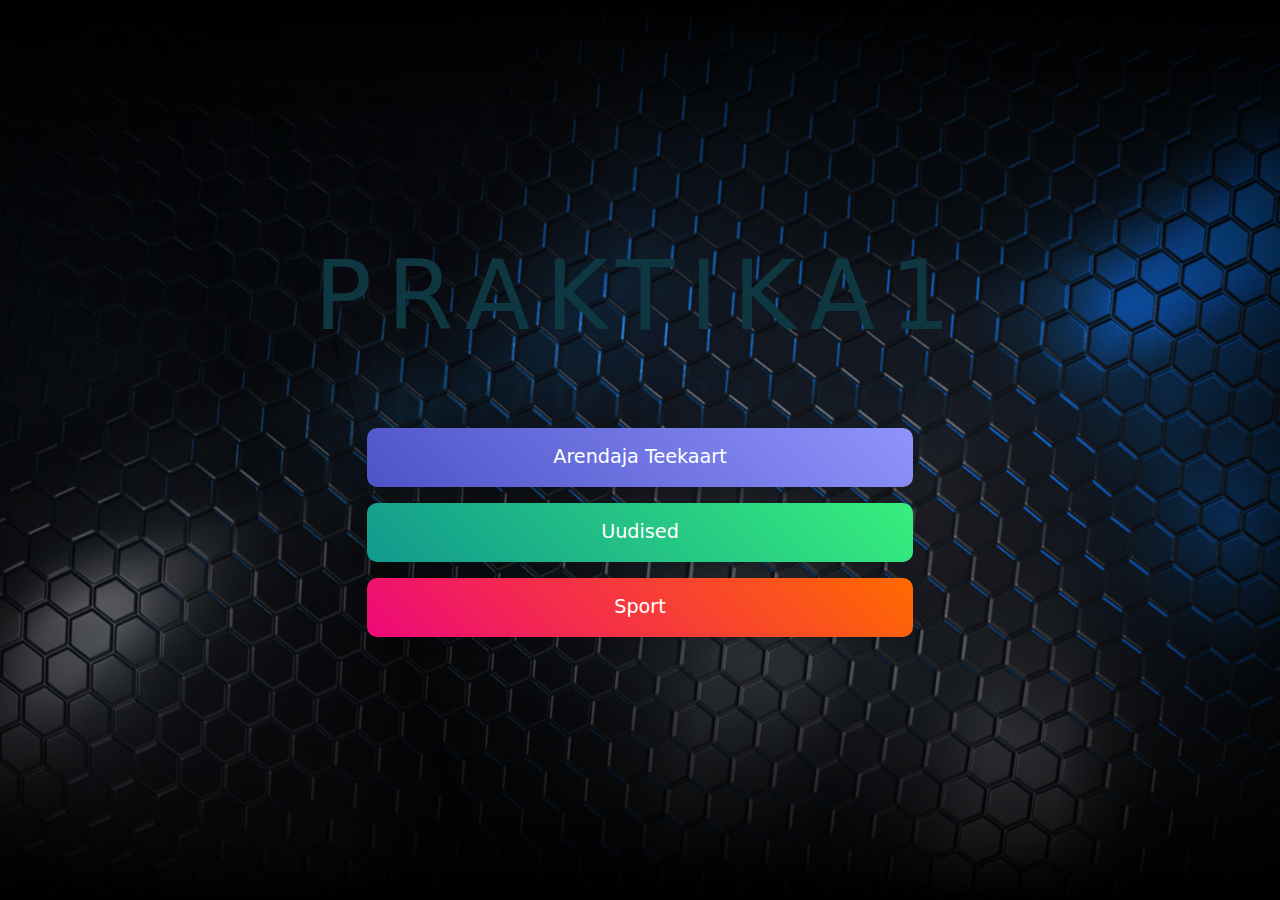
<file: index.html>
<!DOCTYPE html>
<html lang="en">
<head>
    <meta charset="UTF-8">
    <!-- Ключевые слова на русском -->
    <meta name="keywords" content="новости, технологии, спорт, политика, культура, веб-разработка, программирование, JavaScript, IT, обучение">
    
    <!-- Ключевые слова на эстонском -->
    <meta name="keywords" content="uudised, tehnoloogia, sport, poliitika, kultuur, veebiarendus, programmeerimine, JavaScript, IT, õpe">
    <meta name="viewport" content="width=device-width, initial-scale=1.0">
    <title>Praktika1</title>
    <!-- Подключаем Bootstrap -->

    <link href="https://cdn.jsdelivr.net/npm/bootstrap@5.3.0/dist/css/bootstrap.min.css" rel="stylesheet">
    <link rel="stylesheet" href="styles.css">
    <link rel="shortcut icon" type="image/png" href="icons/favicon.png" />
    <style>
        .glowing-title {
            font-size: 6em;
            letter-spacing: 15px;
            color: #0e3742;
            text-transform: uppercase;
            text-align: center;
            line-height: 1.2;
            outline: none;
            animation: glow 2s ease-in-out infinite alternate;
            -webkit-box-reflect: below 1px linear-gradient(transparent, rgba(0, 0, 0, 0.2));
        }

        @media (max-width: 768px) {
            .glowing-title {
                font-size: 3em;
                letter-spacing: 8px;
            }
        }

        @media (max-width: 480px) {
            .glowing-title {
                font-size: 2em;
                letter-spacing: 5px;
            }
        }

        @keyframes glow {
            0% {
                color: #0e3742;
                text-shadow: none;
            }
            100% {
                color: #fff;
                text-shadow: 0 0 10px #03bcf4,
                           0 0 20px #03bcf4,
                           0 0 40px #03bcf4,
                           0 0 80px #03bcf4,
                           0 0 120px #03bcf4;
            }
        }
    </style>
</head>
<body>
    <!-- Заголовок Praktika1 (отдельно от меню) -->
    <div class="container">
        <div class="row">
            <div class="col-12 text-center">
                <div class="glowing-title">Praktika1</div>
            </div>
        </div>
    </div>

    <!-- Блок с кнопками -->
    <div class="container">
        <div class="row justify-content-center">
            <div class="col-12 col-sm-10 col-md-8 col-lg-6">
                <div class="menu-buttons d-flex flex-column gap-3 py-4">
                    <a href="roadmap.html" class="menu-button btn btn-lg w-100">Arendaja Teekaart</a>
                    <a href="news.html" class="menu-button btn btn-lg w-100">Uudised</a>
                    <a href="sport.html" class="menu-button btn btn-lg w-100">Sport</a>
                </div>
            </div>
        </div>
    </div>

    <script src="https://cdn.jsdelivr.net/npm/bootstrap@5.3.0/dist/js/bootstrap.bundle.min.js"></script>
</body>
</html>
</file>
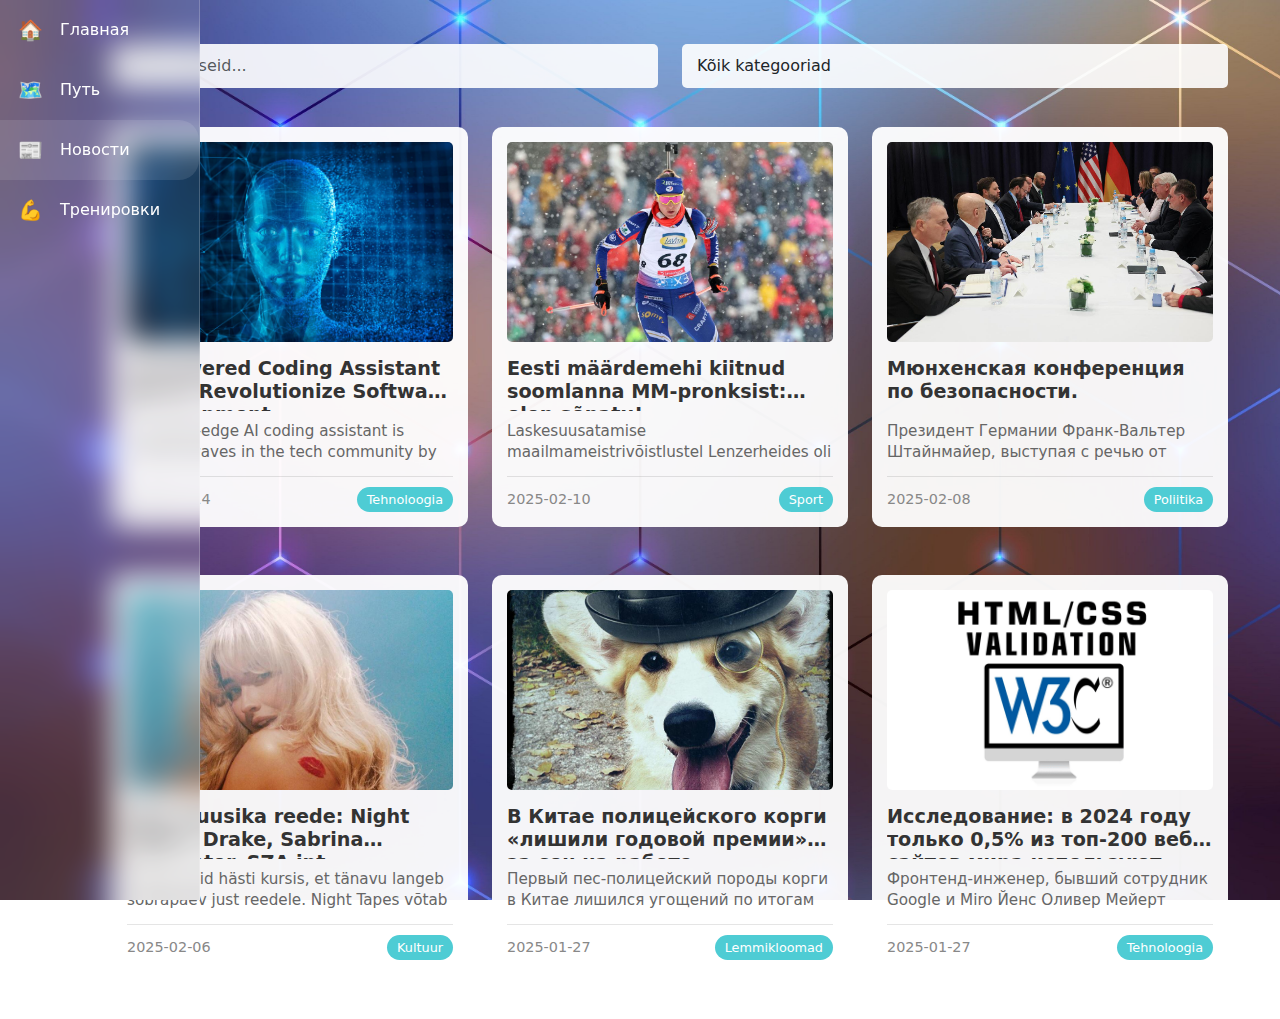
<file: news.html>
<!DOCTYPE html>
<html lang="ru">
<head>
    <meta charset="UTF-8">
    <meta name="viewport" content="width=device-width, initial-scale=1.0">
    <title>Новости</title>
    <link href="https://cdn.jsdelivr.net/npm/bootstrap@5.3.0/dist/css/bootstrap.min.css" rel="stylesheet">
    <link href="nav.css" rel="stylesheet">
    <link href="news.css" rel="stylesheet">
    <link rel="shortcut icon" type="image/png" href="/icons/favicon.png" />
</head>
<body class="news-page">
    <div class="content">
        <div class="container mt-4">
            <!-- Поиск и фильтры -->
            <div class="row mb-4">
                <div class="col-md-6">
                    <input type="text" id="searchInput" class="form-control" placeholder="Otsi uudiseid...">
                </div>
                <div class="col-md-6">
                    <select id="categoryFilter" class="form-select">
                        <option value="all">Kõik kategooriad</option>
                        <option value="Tehnoloogia">Tehnoloogia</option>
                        <option value="Sport">Sport</option>
                        <option value="Poliitika">Poliitika</option>
                        <option value="Kultuur">Kultuur</option>
                        <option value="Lemmikloomad">Lemmikloomad</option>
                    </select>
                </div>
            </div>

            <!-- Контейнер для новостей -->
            <div id="newsContainer" class="row g-4">
                <!-- Новости будут добавляться динамически -->
            </div>
        </div>
    </div>

    <script src="https://cdn.jsdelivr.net/npm/bootstrap@5.3.0/dist/js/bootstrap.bundle.min.js"></script>
    <script src="src/nav.js"></script>
    <script src="src/news.js"></script>
</body>
</html>
</file>
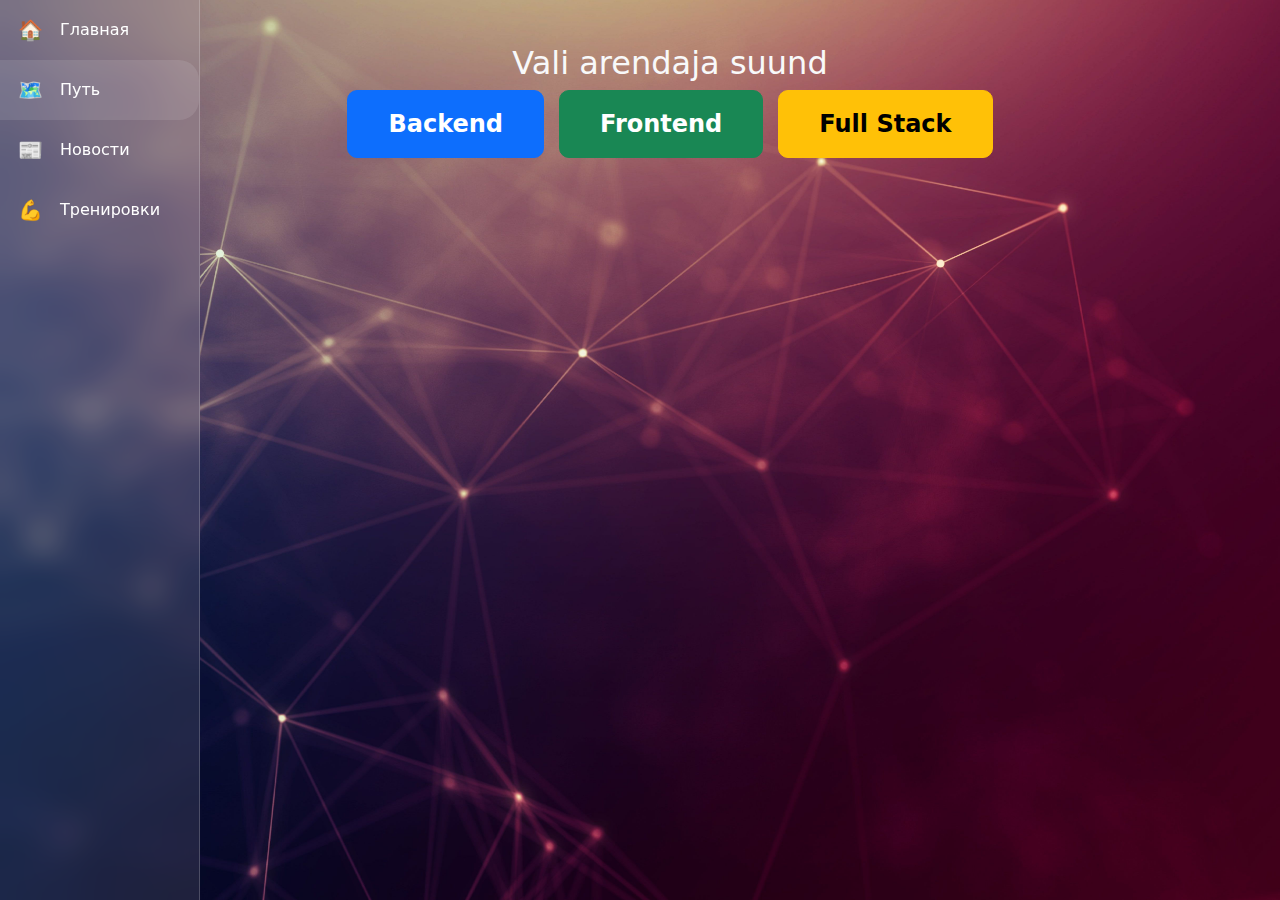
<file: roadmap.html>
<!DOCTYPE html>
<html lang="ru">
<head>
    <meta charset="UTF-8">
    <meta name="viewport" content="width=device-width, initial-scale=1.0">
    <title>Roadmap</title>
    <link href="https://cdn.jsdelivr.net/npm/bootstrap@5.3.0/dist/css/bootstrap.min.css" rel="stylesheet">
    <link href="nav.css" rel="stylesheet">
    <link href="roadmap.css" rel="stylesheet">
    <link rel="shortcut icon" type="image/png" href="/icons/favicon.png" />
</head>
<body class="roadmap-page">
    <div class="content">
        <!-- Контейнер для заголовка и кнопок -->
        <div id="title-container" class="container mt-4">
            <h2 class="text-center text-light">Vali arendaja suund</h2>
            <div class="buttons-container">
                <button class="btn btn-primary roadmap-btn" data-roadmap="backend">Backend</button>
                <button class="btn btn-success roadmap-btn" data-roadmap="frontend">Frontend</button>
                <button class="btn btn-warning roadmap-btn" data-roadmap="fullstack">Full Stack</button>
            </div>
        </div>

        <!-- Секция для отображения roadmap -->
        <div class="container mt-4">
            <div id="roadmap-container"></div>
        </div>

        <!-- Модальное окно для описания технологий -->
        <div class="modal fade" id="techModal" tabindex="-1">
            <div class="modal-dialog">
                <div class="modal-content">
                    <div class="modal-header">
                        <h5 class="modal-title" id="techTitle"></h5>
                        <button type="button" class="btn-close" data-bs-dismiss="modal"></button>
                    </div>
                    <div class="modal-body">
                        <p id="techDescription"></p>
                        <div class="ratio ratio-16x9">
                            <iframe id="techVideo" src="" allowfullscreen></iframe>
                        </div>
                    </div>
                </div>
            </div>
        </div>

        <div id="overlay" class="overlay"></div>
    </div>

    <script src="https://cdn.jsdelivr.net/npm/bootstrap@5.3.0/dist/js/bootstrap.bundle.min.js"></script>
    <script src="src/nav.js"></script>
    <script src="src/roadmap.js"></script>
</body>
</html>
</file>
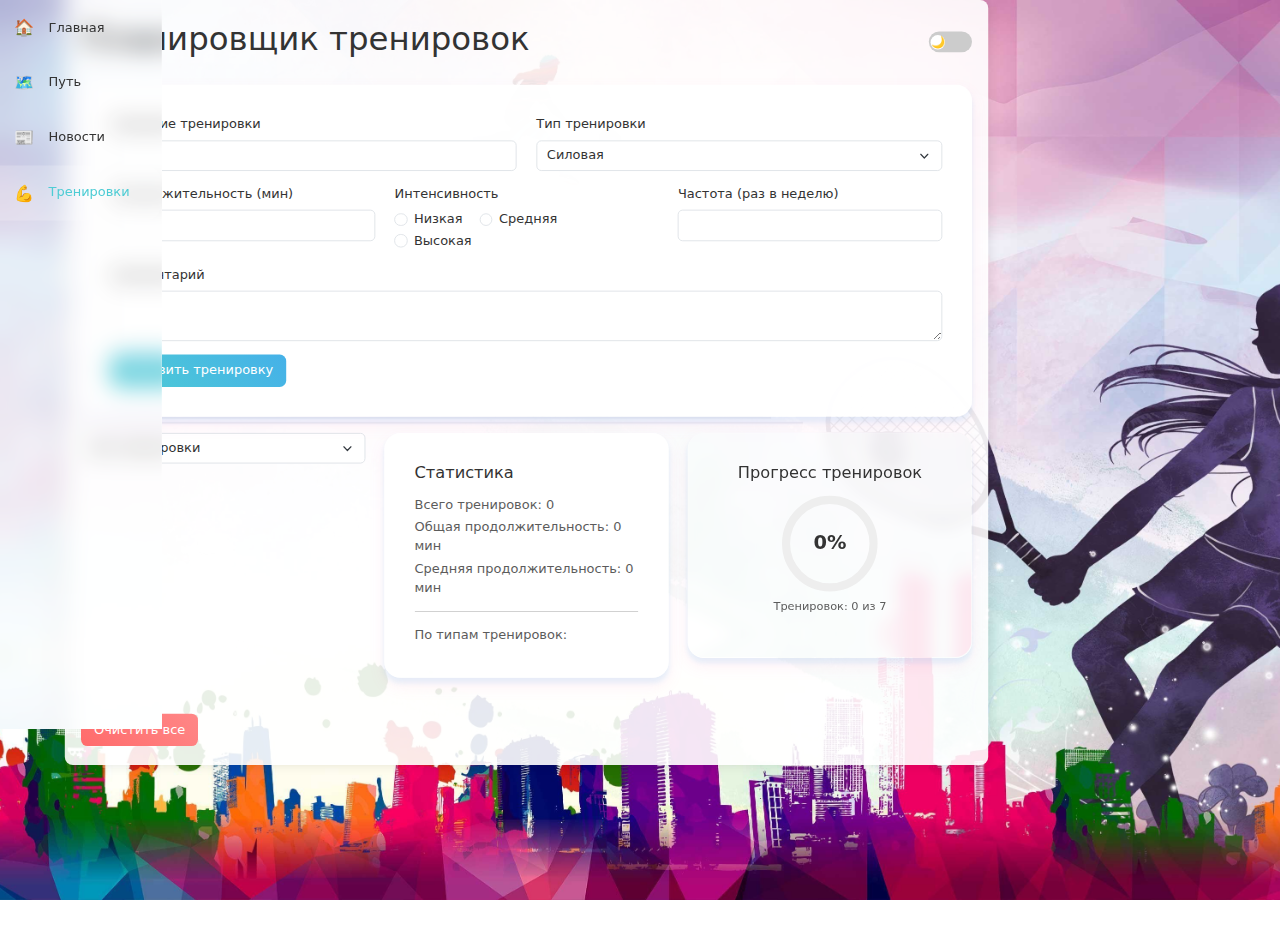
<file: sport.html>
<!DOCTYPE html>
<html lang="ru">
<head>
    <meta charset="UTF-8">
    <meta name="viewport" content="width=device-width, initial-scale=1.0">
    <title>Планировщик тренировок</title>
    <link href="https://cdn.jsdelivr.net/npm/bootstrap@5.3.0/dist/css/bootstrap.min.css" rel="stylesheet">
    <link href="sport.css" rel="stylesheet">
</head>
<body>
    <!-- Боковая панель -->
    <div class="sidebar">
        <ul class="nav-list">
            <li>
                <a href="index.html">
                    <span class="icon">🏠</span>
                    <span class="title">Главная</span>
                </a>
            </li>
            <li>
                <a href="roadmap.html">
                    <span class="icon">🗺️</span>
                    <span class="title">Путь</span>
                </a>
            </li>
            <li>
                <a href="news.html">
                    <span class="icon">📰</span>
                    <span class="title">Новости</span>
                </a>
            </li>
            <li class="active">
                <a href="sport.html">
                    <span class="icon">💪</span>
                    <span class="title">Тренировки</span>
                </a>
            </li>
        </ul>
    </div>

    <div class="container py-4">
        <header class="d-flex justify-content-between align-items-center mb-4">
            <h1>Планировщик тренировок</h1>
            <label class="theme-switch">
                <input type="checkbox" id="theme-toggle">
                <span class="slider"></span>
            </label>
        </header>

        <!-- Форма добавления тренировки -->
        <div class="card mb-4">
            <div class="card-body">
                <form id="workoutForm">
                    <div class="row">
                        <div class="col-md-6 mb-3">
                            <label class="form-label">Название тренировки</label>
                            <input type="text" class="form-control" id="workoutName" required>
                        </div>
                        <div class="col-md-6 mb-3">
                            <label class="form-label">Тип тренировки</label>
                            <select class="form-select" id="workoutType" required>
                                <option value="Силовая">Силовая</option>
                                <option value="Кардио">Кардио</option>
                                <option value="Йога">Йога</option>
                                <option value="Растяжка">Растяжка</option>
                            </select>
                        </div>
                        <div class="col-md-4 mb-3">
                            <label class="form-label">Продолжительность (мин)</label>
                            <input type="number" 
                                   class="form-control" 
                                   id="duration" 
                                   min="1" 
                                   required
                                   list="duration-suggestions">
                            <datalist id="duration-suggestions">
                                <option value="45"></option>
                                <option value="60"></option>
                                <option value="120"></option>
                            </datalist>
                        </div>
                        <div class="col-md-4 mb-3">
                            <label class="form-label">Интенсивность</label>
                            <div>
                                <div class="form-check form-check-inline">
                                    <input id="low" class="form-check-input" type="radio" name="intensity" value="Низкая" required>
                                    <label for="low" class="form-check-label">Низкая</label>
                                </div>
                                <div class="form-check form-check-inline">
                                    <input id="medium" class="form-check-input" type="radio" name="intensity" value="Средняя">
                                    <label for="medium" class="form-check-label">Средняя</label>
                                </div>
                                <div class="form-check form-check-inline">
                                    <input id="high" class="form-check-input" type="radio" name="intensity" value="Высокая">
                                    <label for="high" class="form-check-label">Высокая</label>
                                </div>
                            </div>
                        </div>
                        <div class="col-md-4 mb-3">
                            <label class="form-label">Частота (раз в неделю)</label>
                            <input type="number" class="form-control" id="frequency" min="1" max="7" required>
                        </div>
                        <div class="col-12 mb-3">
                            <label class="form-label">Комментарий</label>
                            <textarea class="form-control" id="comment" rows="2"></textarea>
                        </div>
                    </div>
                    <button type="submit" class="btn btn-primary">Добавить тренировку</button>
                </form>
            </div>
        </div>

        <!-- Блок статистики -->
        <div class="row mb-4">
            <!-- Фильтр -->
            <div class="col-md-4">
                <select class="form-select" id="filterType">
                    <option value="all">Все тренировки</option>
                    <option value="Силовая">Силовая</option>
                    <option value="Кардио">Кардио</option>
                    <option value="Йога">Йога</option>
                    <option value="Растяжка">Растяжка</option>
                </select>
            </div>
        
            <!-- Статистика -->
            <div class="col-md-4">
                <div class="card">
                    <div class="card-body" id="statistics">
                        <h5>Статистика</h5>
                        <p class="mb-1">Всего тренировок: 0</p>
                        <p class="mb-1">Общая продолжительность: 0 мин</p>
                        <p class="mb-1">Средняя продолжительность: 0 мин</p>
                        <p class="mb-1">Тренировок в неделю: 0</p>
                        <hr>
                        <p class="mb-1">По типам тренировок:</p>
                    </div>
                </div>
            </div>
        
            <!-- Прогресс -->
            <div class="col-md-4">
                <div class="card">
                    <div class="card-body d-flex flex-column align-items-center">
                        <h5>Прогресс тренировок</h5>
                        <div class="progress-bar">
                            <svg class="circle" width="120" height="120" viewBox="0 0 120 120">
                                <circle class="circle-background" cx="60" cy="60" r="54"/>
                                <circle class="circle-progress" cx="60" cy="60" r="54"/>
                            </svg>
                            <div class="progress-text" id="progress-percent">0%</div>
                        </div>
                        <p class="mt-2" id="progress-label">Тренировок на неделе: 0</p>
                    </div>
                </div>
            </div>
        </div>

        <!-- Список тренировок -->
        <div id="workoutsList" class="row g-4">
            <!-- Карточки тренировок будут добавлены через JavaScript -->
        </div>
        
        <button id="clearAll" class="btn btn-danger mt-4">Очистить все</button>
    </div>

    <script src="/src/sport.js"></script>
</body>
</html>
</file>
<file: styles.css>
/* ============================================
   ОСНОВНЫЕ СТИЛИ И СБРОС
   ============================================ */
* {
    margin: 0;
    padding: 0;
    box-sizing: border-box;
}

/* ============================================
   СТИЛИ ДЛЯ BODY И ФОНОВ СТРАНИЦ
   ============================================ */
/* Базовый фон для всех страниц */
body {
    background: url('/image/fon.jpg') no-repeat center center/cover;
    min-height: 100vh;
}

/* Центрирование контента только для главной страницы */
body:not(.roadmap-page):not(.news-page):not(.sport-page) {
    display: flex;
    flex-direction: column;
    justify-content: center;
    align-items: center;
    text-align: center;
}

/* Специальный фон для страницы новостей */
body.news-page {
    background: url('/image/news.jpg') no-repeat center center/cover !important;
    color: white;
    display: block;
    text-align: left;
    height: auto;
}

/* ============================================
   СТИЛИ ДЛЯ СТРАНИЦЫ НОВОСТЕЙ
   ============================================ */
/* Контейнер для поиска и фильтров */
.container.mt-4 {
    margin-top: 100px;
}

/* Контейнер новостей */
#newsContainer {
    margin-top: 20px;
    padding-bottom: 50px;
}

/* Карточка новости */
.news-card {
    background: rgba(255, 255, 255, 0.95);
    height: 420px;
    display: flex;
    flex-direction: column;
    overflow: hidden;
    transition: all 0.3s ease-in-out;
    padding: 15px;
    border-radius: 10px;
    color: #333;
}

/* Контейнер для контента карточки */
.news-card .card-content {
    flex: 1;
    display: flex;
    flex-direction: column;
    overflow: hidden;
}

/* Изображение в карточке */
.news-card img {
    width: 100%;
    height: 220px;
    object-fit: contain;
    border-top-left-radius: 10px;
    border-top-right-radius: 10px;
}

/* Заголовок новости */
.news-card .card-title {
    display: -webkit-box;
    -webkit-line-clamp: 2;
    -webkit-box-orient: vertical;
    overflow: hidden;
    text-overflow: ellipsis;
    font-size: 1.1rem;
    margin-bottom: 10px;
    line-height: 1.4;
    max-height: 3em;
}

/* Короткий текст новости */
.news-card .short-text {
    display: -webkit-box;
    -webkit-line-clamp: 3;
    -webkit-box-orient: vertical;
    overflow: hidden;
    text-overflow: ellipsis;
    line-height: 1.5;
    margin-bottom: 10px;
    flex: 1;
}

/* Полный текст (скрыт по умолчанию) */
.full-text {
    display: none;
}

/* Футер карточки с датой и категорией */
.news-card .card-footer {
    display: flex;
    justify-content: space-between;
    align-items: center;
    padding: 10px;
    background: rgba(0, 0, 0, 0.05);
    border-radius: 0 0 10px 10px;
    border-top: 1px solid rgba(0, 0, 0, 0.1);
    margin-top: auto;
    flex-shrink: 0;
}

.news-card .card-footer .date,
.news-card .card-footer .category {
    color: #666;
    font-size: 0.9rem;
}

/* Стили для раскрытой карточки */
.news-card.expanded {
    height: 90vh;
    max-width: 90%;
    position: fixed;
    top: 5%;
    left: 50%;
    transform: translateX(-50%);
    z-index: 1050;
    background: rgba(0, 0, 0, 0.95);
    padding: 20px;
    border-radius: 10px;
    box-shadow: 0 0 25px rgba(0, 0, 0, 0.5);
    overflow-y: auto;
    color: white;
    display: flex;
    flex-direction: column;
}

.news-card.expanded .card-content {
    flex: 1;
    overflow-y: auto;
    margin-bottom: 20px;
}

.news-card.expanded .card-footer {
    position: sticky;
    bottom: 0;
    left: 0;
    right: 0;
    background: rgba(0, 0, 0, 0.9);
    margin-top: auto;
    border-radius: 5px;
    padding: 15px;
    border: 1px solid rgba(138, 101, 101, 0.3);
    z-index: 2;
}

.news-card.expanded .card-footer .date,
.news-card.expanded .card-footer .category {
    color: #FFD700 !important;
    font-weight: 500;
    font-size: 1rem;
    text-shadow: none;
}

.news-card.expanded .card-title {
    -webkit-line-clamp: unset;
    max-height: none;
    overflow: visible;
    color: #FFD700;
    font-size: 1.5rem;
    margin-bottom: 15px;
    line-height: 1.3;
}

.news-card.expanded .full-text {
    display: block;
    margin: 20px 0;
    line-height: 1.6;
    color: rgba(255, 255, 255, 0.9);
}

/* Поля поиска и фильтрации */
#searchInput, #categoryFilter {
    background: rgba(255, 255, 255, 0.9);
    color: #333;
    border: 1px solid rgba(255, 255, 255, 0.5);
    padding: 10px;
    border-radius: 5px;
    width: 100%;
}

/* Стили для выпадающего списка категорий */
#categoryFilter {
    appearance: none;
    cursor: pointer;
    transition: border 0.3s ease-in-out, box-shadow 0.3s ease-in-out;
}

/* Стили для опций в выпадающем списке */
#categoryFilter option {
    background: white;
    color: #666;
    padding: 10px;
}

/* Стили для плейсхолдера и текста в поле поиска */
#searchInput::placeholder {
    color: #666;
}

/* Стили при фокусе на полях */
#searchInput:focus, 
#categoryFilter:focus {
    outline: none;
    border-color: #4eccd4;
    box-shadow: 0 0 10px rgba(78, 204, 212, 0.3);
}

/* Заголовок Praktika1 */
.title {
    font-size: 2.5rem;
    font-weight: bold;
    text-align: center;
    color: #333;
}

/* Поднимаем заголовок и кнопки */
#title-container {
    margin-top: -30px;
}

/* Центрируем кнопки по горизонтали */
.menu-buttons {
    display: flex;
    justify-content: center;
    gap: 20px;
    margin-top: 50px;
}

/* Кнопки меню */
.menu-button {
    background: linear-gradient(45deg, #2193b0, #6dd5ed);
    color: white;
    padding: 15px 30px;
    border: none;
    border-radius: 10px;
    font-size: 1.2rem;
    transition: all 0.3s ease;
    text-decoration: none;
    text-align: center;
    box-shadow: 0 4px 15px rgba(0, 0, 0, 0.2);
    position: relative;
    overflow: hidden;
}

.menu-button:hover {
    background: linear-gradient(45deg, #6dd5ed, #2193b0);
    color: white;
    transform: translateY(-3px);
    box-shadow: 0 6px 20px rgba(0, 0, 0, 0.3);
}

.menu-button:active {
    transform: translateY(-1px);
    box-shadow: 0 3px 10px rgba(0, 0, 0, 0.2);
}

/* Разные градиенты для разных кнопок */
.menu-button[href="roadmap.html"] {
    background: linear-gradient(45deg, #4e54c8, #8f94fb);
}

.menu-button[href="roadmap.html"]:hover {
    background: linear-gradient(45deg, #8f94fb, #4e54c8);
}

.menu-button[href="news.html"] {
    background: linear-gradient(45deg, #11998e, #38ef7d);
}

.menu-button[href="news.html"]:hover {
    background: linear-gradient(45deg, #38ef7d, #11998e);
}

.menu-button[href="sport.html"] {
    background: linear-gradient(45deg, #ee0979, #ff6a00);
}

.menu-button[href="sport.html"]:hover {
    background: linear-gradient(45deg, #ff6a00, #ee0979);
}

/* Добавляем эффект свечения при наведении */
.menu-button::before {
    content: '';
    position: absolute;
    top: 0;
    left: -100%;
    width: 100%;
    height: 100%;
    background: linear-gradient(
        120deg,
        transparent,
        rgba(255, 255, 255, 0.3),
        transparent
    );
    transition: 0.5s;
}

.menu-button:hover::before {
    left: 100%;
}

/* Кнопки Backend, Frontend, Full Stack */
.roadmap-btn {
    font-size: 1.5rem;
    padding: 15px 40px;
    border-radius: 10px;
    font-weight: bold;
    transition: all 0.3s ease-in-out;
}

/* Градиент при фокусе */
.roadmap-btn:focus {
    outline: none;
    background: linear-gradient(45deg, rgba(255,255,255,0.3), rgba(255,255,255,0));
    box-shadow: 0 0 12px rgba(255, 255, 255, 0.8);
    transform: scale(1.1);
}

/* Контейнер для roadmap */
.roadmap-content {
    background: rgba(0, 102, 255, 0.8);
    color: white;
    padding: 30px;
    border-radius: 10px;
    text-align: center;
    margin-top: 20px;
    width: 80%;
    max-width: 900px;
    position: relative;
    left: 50%;
    transform: translateX(-50%);
    display: flex;
    flex-direction: column;
    align-items: flex-start;
    z-index: 2;
}

/* Разные цвета подложки */
.backend-bg {
    background: rgba(0, 102, 255, 0.8) !important;
}

.frontend-bg {
    background: rgba(0, 153, 51, 0.8) !important;
}

.fullstack-bg {
    background: rgba(255, 153, 0, 0.8) !important;
}

/* Левая и правая колонка */
.roadmap-columns {
    display: flex;
    justify-content: space-between;
    width: 100%;
}

.roadmap-column {
    width: 45%;
    text-align: left;
}

/* Разделительная линия */
.roadmap-divider {
    width: 2px;
    background: white;
    height: 100%;
    opacity: 0.5;
}

/* Заголовки Alused и Keeled */
.roadmap-column h4 {
    text-align: center;
    font-size: 1.3rem;
    margin-bottom: 10px;
    color: #FFD700;
}

/* Список */
.roadmap-column ul {
    list-style: none;
    padding: 0;
}

.roadmap-column li {
    display: flex;
    align-items: center;
    margin-bottom: 10px;
}

/* Исправляем ссылки, чтобы они были видимыми */
.roadmap-column a {
    position: relative;
    z-index: 3;
    color: white !important;
    text-decoration: underline;
}

.roadmap-column a:hover {
    color: #FFD700 !important;
}

/* Иконки (ставим перед текстом) */
.roadmap-column li a {
    display: flex;
    align-items: center;
    gap: 8px;
    color: white !important;
    text-decoration: underline;
}

/* Гарантируем, что иконка в ссылке выводится перед текстом */
.roadmap-column li a img {
    order: -1;
}

.roadmap-icon {
    width: 24px;
    height: 24px;
    cursor: pointer;
}

/* Выравниваем "Vaata Roadmapi" внутри синей подложки слева, ниже ссылок HTTP & REST и Linux */
.roadmap-link {
    margin-top: 20px;
    align-self: flex-start;
    display: flex;
    align-items: center;
    padding-left: 15px;
    gap: 8px;
    text-align: left;
}
.tech-grid {
    display: grid;
    grid-template-columns: repeat(auto-fill, minmax(250px, 1fr));
    gap: 20px;
    margin-top: 30px;
}

.main-card {
    grid-column: 1 / -1;
    background: rgba(0, 123, 255, 0.1);
    border: 1px solid rgba(0, 123, 255, 0.2);
}

.tech-card {
    position: relative;
    overflow: hidden;
    padding: 20px;
    border-radius: 8px;
    background: rgba(255, 255, 255, 0.1);
    cursor: pointer;
    min-height: 150px;
    transition: transform 0.3s ease, box-shadow 0.3s ease;
}

.tech-card:hover {
    transform: translateY(-5px);
    box-shadow: 0 5px 15px rgba(0, 0, 0, 0.3);
}

.tech-title {
    color: white;
    margin-bottom: 15px;
    font-size: 1.2rem;
    display: flex;
    align-items: center;
    gap: 10px;
}

.description {
    position: absolute;
    bottom: 0;
    left: 0;
    right: 0;
    padding: 20px;
    background: rgba(0, 0, 0, 0.9);
    color: white;
    transform: translateY(100%);
    opacity: 0;
    transition: transform 0.5s ease, opacity 0.5s ease;
    max-height: 80%;
    overflow-y: auto;
}

.tech-card:hover .description {
    transform: translateY(0);
    opacity: 1;
}

/* Иконка перед "Vaata Roadmapi" */
.roadmap-link img {
    width: 24px;
    height: 24px;
    order: -1;
}

.roadmap-link a {
    color: #FFD700;
    font-size: 1.2rem;
    font-weight: bold;
    text-decoration: none;
}

.roadmap-link a:hover {
    color: white;
}

/* Адаптивные стили для навигации */
@media (max-width: 991px) {
    .navbar {
        background: rgba(138, 43, 226, 0.9) !important;
    }

    .navbar-collapse {
        background: rgba(138, 43, 226, 0.95);
        padding: 15px;
        border-radius: 0 0 15px 15px;
        margin-top: 10px;
    }

    .navbar-nav {
        gap: 10px;
    }

    .navbar-nav .nav-link {
        text-align: center;
        padding: 12px;
        border-radius: 8px;
    }

    .navbar-nav .nav-link:hover {
        background: rgba(255, 255, 255, 0.3);
    }
}

@media (max-width: 576px) {
    .navbar {
        padding: 8px 15px;
    }

    .navbar-brand.home-btn {
        font-size: 0.9rem;
    }

    .navbar-brand.home-btn img {
        width: 20px;
        height: 20px;
    }

    .navbar-nav .nav-link {
        font-size: 1rem;
        padding: 10px;
    }
}

.button {
    display: block;
    width: 100%;
    max-width: 600px;
    margin: 20px auto;
    padding: 20px;
    font-size: 24px;
    text-align: center;
    text-decoration: none;
    border: none;
    border-radius: 10px;
    cursor: pointer;
    transition: all 0.3s ease;
    position: relative;
    overflow: hidden;
}

.button:first-child {
    background: linear-gradient(45deg, #4e54c8, #8f94fb);
    color: white;
    box-shadow: 0 0 20px rgba(78, 84, 200, 0.5);
}

.button:nth-child(2) {
    background: linear-gradient(45deg, #11998e, #38ef7d);
    color: white;
    box-shadow: 0 0 20px rgba(17, 153, 142, 0.5);
}

.button:last-child {
    background: linear-gradient(45deg, #ff416c, #ff4b2b);
    color: white;
    box-shadow: 0 0 20px rgba(255, 65, 108, 0.5);
}

.button:hover {
    transform: translateY(-3px);
}

.button:first-child:hover {
    box-shadow: 0 0 30px rgba(78, 84, 200, 0.8);
}

.button:nth-child(2):hover {
    box-shadow: 0 0 30px rgba(17, 153, 142, 0.8);
}

.button:last-child:hover {
    box-shadow: 0 0 30px rgba(255, 65, 108, 0.8);
}
</file>
<file: nav.css>
/* ============================================
   БОКОВАЯ ПАНЕЛЬ НАВИГАЦИИ
   ============================================ */

/* Боковая панель */
.sidebar {
    position: fixed;
    left: 0;
    top: 0;
    width: 60px;
    height: 100vh;
    background: rgba(255, 255, 255, 0.1);
    backdrop-filter: blur(15px);
    border-right: 1px solid rgba(255, 255, 255, 0.2);
    transition: 0.3s;
    overflow: hidden;
    z-index: 1000;
}

/* Основной контент */
.content {
    margin-left: 60px;
    padding: 20px;
    transition: margin-left 0.3s ease;
    min-height: 100vh;
    width: calc(100% - 60px);
    box-sizing: border-box;
}

/* Навигационный список */
.nav-list {
    padding: 0;
    margin: 0;
    list-style: none;
}

.nav-list li {
    position: relative;
    width: 100%;
    border-radius: 0 20px 20px 0;
}

.nav-list li.active {
    background: rgba(255, 255, 255, 0.1);
}

.nav-list li a {
    position: relative;
    display: flex;
    align-items: center;
    width: 100%;
    text-decoration: none;
    color: white;
    padding: 15px;
}

.nav-list .icon {
    font-size: 20px;
    text-align: center;
    width: 30px;
}

.nav-list .title {
    padding-left: 15px;
    white-space: nowrap;
    opacity: 0;
    transition: 0.3s;
}

/* Эффект при наведении */
.sidebar:hover {
    width: 200px;
}

.sidebar:hover .title {
    opacity: 1;
}

/* Адаптивность */
@media (max-width: 768px) {
    .sidebar {
        width: 50px;
    }

    .content {
        margin-left: 50px;
        width: calc(100% - 50px);
        padding: 15px;
    }

    .nav-list .title {
        display: none;
    }

    .sidebar:hover {
        width: 180px;
    }

    .sidebar:hover .nav-list .title {
        display: block;
    }
}

@media (max-width: 480px) {
    .sidebar {
        width: 40px;
    }

    .content {
        margin-left: 40px;
        width: calc(100% - 40px);
        padding: 10px;
        overflow-x: hidden;
    }

    .nav-list li a {
        padding: 8px;
    }

    .nav-list .icon {
        font-size: 18px;
    }

    .sidebar:hover {
        width: 160px;
    }
}
</file>
<file: news.css>
/* Фон страницы новостей */
body.news-page {
    background: url('/image/news.jpg') no-repeat center center fixed;
    background-size: cover;
    min-height: 100vh;
    color: white;
}

/* Контейнер для карточек */
.news-container {
    position: relative;
    z-index: 1;
    display: grid;
    grid-template-columns: repeat(auto-fill, minmax(300px, 1fr));
    gap: 20px;
    padding: 20px;
}

/* Карточка новости */
.news-card {
    background: rgba(255, 255, 255, 0.95);
    height: 400px;
    display: flex;
    flex-direction: column;
    overflow: hidden;
    transition: transform 0.3s ease-in-out, box-shadow 0.3s ease-in-out;
    padding: 15px;
    border-radius: 10px;
    color: #333;
    cursor: pointer;
    position: relative;
}

.news-card:hover {
    transform: translateY(-5px);
    box-shadow: 0 5px 15px rgba(0, 0, 0, 0.3);
}

/* Изображение новости */
.news-image-container {
    width: 100%;
    height: 200px;
    overflow: hidden;
    border-radius: 5px;
    margin-bottom: 15px;
    flex-shrink: 0;
    position: relative;
}

.news-image {
    width: 100%;
    height: 100%;
    object-fit: cover;
    object-position: center;
}

/* Контент карточки */
.news-content {
    display: flex;
    flex-direction: column;
    flex-grow: 1;
    min-height: 0;
}

/* Заголовок новости */
.news-card .card-title {
    font-size: 1.2rem;
    font-weight: bold;
    margin-bottom: 10px;
    display: -webkit-box;
    -webkit-line-clamp: 2;
    -webkit-box-orient: vertical;
    overflow: hidden;
    min-height: 2.8em;
}

/* Описание новости */
.news-card .card-text {
    color: #666;
    display: -webkit-box;
    -webkit-line-clamp: 3;
    -webkit-box-orient: vertical;
    overflow: hidden;
    margin-bottom: 15px;
    flex-grow: 1;
    font-size: 0.95rem;
    line-height: 1.4;
}

/* Футер карточки */
.news-card .card-footer {
    margin-top: auto;
    padding-top: 10px;
    border-top: 1px solid rgba(0, 0, 0, 0.1);
    display: flex;
    justify-content: space-between;
    align-items: center;
    flex-shrink: 0;
    width: 100%;
}

.news-card .date {
    color: #888;
    font-size: 0.9rem;
    display: block;
}

.news-card .category {
    background: #4eccd4;
    color: white;
    padding: 3px 10px;
    border-radius: 15px;
    font-size: 0.8rem;
    white-space: nowrap;
}

/* Развернутая карточка */
.news-card.expanded {
    position: fixed;
    top: 50%;
    left: 50%;
    transform: translate(-50%, -50%);
    width: 90%;
    max-width: 800px;
    height: 80vh;
    z-index: 1000;
    overflow-y: auto;
    padding: 30px;
    background: rgba(0, 0, 0, 0.95);
    color: white;
}

.news-card.expanded .news-image-container {
    height: 300px;
    margin-bottom: 25px;
    width: 100%;
}

.news-card.expanded .card-title {
    font-size: 1.8rem;
    height: auto;
    -webkit-line-clamp: unset;
    margin-bottom: 20px;
    color: white;
    min-height: auto;
}

.news-card.expanded .card-text {
    color: rgba(255, 255, 255, 0.8);
    -webkit-line-clamp: unset;
    height: auto;
    font-size: 1rem;
    line-height: 1.6;
}

.news-card.expanded .card-footer {
    border-top: 1px solid rgba(255, 255, 255, 0.1);
    margin-top: 20px;
}

.news-card.expanded .date {
    color: rgba(255, 255, 255, 0.7);
}

/* Затемнение фона */
.overlay {
    position: fixed;
    top: 0;
    left: 0;
    right: 0;
    bottom: 0;
    background: rgba(0, 0, 0, 0.8);
    z-index: 999;
    display: none;
}

.overlay.active {
    display: block;
}

/* Поля поиска и фильтрации */
.filters-container {
    padding: 20px;
    display: flex;
    gap: 15px;
    flex-wrap: wrap;
}

#searchInput,
#categoryFilter {
    background: rgba(255, 255, 255, 0.9);
    border: none;
    padding: 10px 15px;
    border-radius: 5px;
    margin-bottom: 15px;
    min-width: 200px;
}

#searchInput:focus,
#categoryFilter:focus {
    outline: none;
    box-shadow: 0 0 10px rgba(78, 204, 212, 0.5);
}

/* Адаптивность */
@media (max-width: 768px) {
    .news-container {
        grid-template-columns: repeat(auto-fill, minmax(250px, 1fr));
        padding: 15px;
    }

    .news-card {
        height: 380px;
    }

    .news-image-container {
        height: 160px;
    }

    .news-card.expanded {
        width: 95%;
        padding: 20px;
    }

    .news-card.expanded .news-image-container {
        height: 200px;
    }
}

@media (max-width: 480px) {
    .news-container {
        grid-template-columns: 1fr;
        padding: 10px;
    }

    .news-card {
        height: 350px;
    }

    .news-image-container {
        height: 140px;
    }

    .news-card.expanded {
        width: 100%;
        height: 100vh;
        padding: 15px;
    }
}
</file>
<file: roadmap.css>
/* Специальный фон для страницы roadmap */
body.roadmap-page {
    background: url('/image/Teekaart.jpg') no-repeat center center/cover !important;
    display: block;
    text-align: left;
    height: auto;
}

/* Контейнер для кнопок */
.buttons-container {
    display: flex;
    gap: 15px;
    width: 100%;
    justify-content: center;
    margin: 0 auto;
}

/* Кнопки Backend, Frontend, Full Stack */
.roadmap-btn {
    font-size: 1.5rem;
    padding: 15px 40px;
    border-radius: 10px;
    font-weight: bold;
    transition: all 0.3s ease-in-out;
    text-align: center;
}

/* Градиент при фокусе */
.roadmap-btn:focus {
    outline: none;
    background: linear-gradient(45deg, rgba(255,255,255,0.3), rgba(255,255,255,0));
    box-shadow: 0 0 12px rgba(255, 255, 255, 0.8);
    transform: scale(1.05);
}



/* Сетка для карточек технологий */
.tech-grid {
    display: grid;
    grid-template-columns: repeat(auto-fill, minmax(250px, 1fr));
    gap: 20px;
    margin-top: 30px;
}

.main-card {
    grid-column: 1 / -1;
    background: rgba(0, 123, 255, 0.1);
    border: 1px solid rgba(0, 123, 255, 0.2);
}

/* Карточки технологий */
.tech-card {
    background: rgba(255, 255, 255, 0.1);
    backdrop-filter: blur(10px);
    border-radius: 15px;
    padding: 20px;
    color: white;
    cursor: pointer;
    transition: all 0.3s ease;
    border: 1px solid rgba(255, 255, 255, 0.1);
    height: 150px;
    position: relative;
    overflow: hidden;
}

.tech-card:hover {
    transform: translateY(-5px);
    box-shadow: 0 10px 20px rgba(0, 0, 0, 0.2);
    border-color: rgba(255, 255, 255, 0.3);
}

.tech-card.expanded {
    position: fixed;
    top: 5%;
    left: 50%;
    transform: translateX(-50%);
    width: 90%;
    height: 90vh;
    max-width: 1000px;
    z-index: 1000;
    background: rgba(0, 0, 0, 0.95);
    backdrop-filter: blur(20px);
    overflow-y: auto;
    padding: 30px;
    cursor: default;
}

.tech-card .tech-content {
    height: 100%;
    display: flex;
    flex-direction: column;
}

.tech-card .tech-header {
    display: flex;
    align-items: center;
    gap: 15px;
    margin-bottom: 20px;
}

.tech-card .tech-icon {
    width: 32px;
    height: 32px;
    object-fit: contain;
    border-radius: 6px;
    background: rgba(255, 255, 255, 0.1);
    padding: 4px;
}

.tech-card.expanded .tech-icon {
    width: 48px;
    height: 48px;
}

.tech-card .tech-title {
    font-size: 1.5rem;
    color: #FFD700;
    margin: 0;
}

.tech-card .tech-description {
    display: none;
    line-height: 1.6;
    color: rgba(255, 255, 255, 0.9);
    margin-bottom: 30px;
}

.tech-card.expanded .tech-description {
    display: block;
}

/* Секция с видео */
.tech-card .video-section {
    display: none;
    margin-top: 20px;
}

.tech-card.expanded .video-section {
    display: block;
}

.tech-card .video-container {
    position: relative;
    width: 100%;
    padding-bottom: 56.25%; /* 16:9 */
    margin-top: 20px;
}

.tech-card .video-container iframe {
    position: absolute;
    top: 0;
    left: 0;
    width: 100%;
    height: 100%;
    border: none;
    border-radius: 10px;
}

/* Ссылки */
.tech-card .links-section {
    display: none;
    margin-top: 20px;
}

.tech-card.expanded .links-section {
    display: block;
}

.tech-card .links-list {
    list-style: none;
    padding: 0;
    margin: 0;
}

.tech-card .links-list li {
    margin-bottom: 10px;
}

.tech-card .links-list a {
    color: #4eccd4;
    text-decoration: none;
    display: flex;
    align-items: center;
    gap: 10px;
}

.tech-card .links-list a:hover {
    color: #FFD700;
}

/* Кнопка закрытия */
.tech-card .close-btn {
    display: none;
    position: absolute;
    top: 20px;
    right: 20px;
    background: none;
    border: none;
    color: white;
    font-size: 24px;
    cursor: pointer;
    z-index: 1;
}

.tech-card.expanded .close-btn {
    display: block;
}

/* Затемнение фона */
.overlay {
    display: none;
    position: fixed;
    top: 0;
    left: 0;
    right: 0;
    bottom: 0;
    background: rgba(0, 0, 0, 0.8);
    z-index: 999;
}

.tech-card .tech-description a {
    color: #FFD700;
    text-decoration: none;
    transition: all 0.3s ease;
    display: inline-block;
    padding: 5px 10px;
    border-radius: 5px;
    background: rgba(255, 255, 255, 0.1);
}

.tech-card .tech-description a:hover {
    background: rgba(255, 255, 255, 0.2);
    transform: translateX(5px);
}

.tech-card .tech-description ul {
    list-style-type: none;
    padding-left: 0;
    margin-top: 10px;
}

.tech-card .tech-description li {
    margin-bottom: 8px;
    padding-left: 20px;
    position: relative;
}

.tech-card .tech-description li::before {
    content: '→';
    position: absolute;
    left: 0;
    color: #FFD700;
}

/* Медиа-запросы для адаптивности */
@media (max-width: 768px) {
    .buttons-container {
        flex-direction: column;
        max-width: 250px;
    }

    .roadmap-btn {
        font-size: 1.2rem;
        padding: 12px 30px;
        width: 100%;
    }

    .roadmap-content {
        width: 95%;
        padding: 20px;
    }

    .roadmap-columns {
        flex-direction: column;
    }

    .roadmap-column {
        width: 100%;
        margin-bottom: 20px;
    }

    .roadmap-divider {
        width: 100%;
        height: 2px;
        margin: 20px 0;
    }

    .tech-card.expanded {
        width: 95%;
        padding: 20px;
        left: 50%;
        transform: translate(-50%, -50%);
        margin: 0;
        max-height: 90vh;
        overflow-y: auto;
    }

    .tech-grid {
        padding: 10px;
        margin: 0;
        width: 100%;
    }

    .tech-card {
        margin: 10px 0;
    }
}

@media (max-width: 480px) {
    .buttons-container {
        max-width: 200px;
    }

    .roadmap-btn {
        font-size: 1rem;
        padding: 10px 20px;
    }

    .roadmap-content {
        padding: 15px;
    }

    .tech-card.expanded {
        width: 100%;
        height: 100vh;
        top: 0;
        left: 0;
        transform: none;
        border-radius: 0;
        padding: 15px;
    }

    .tech-grid {
        padding: 5px;
    }

    .roadmap-content {
        width: 100%;
        padding: 10px;
    }

    .tech-card {
        margin: 5px 0;
    }

    .video-container {
        margin: 10px 0;
    }
}
</file>
<file: sport.css>
/* Базовые настройки для масштабирования страницы */
html {
    zoom: 0.9;
    -moz-transform: scale(0.9);
    -moz-transform-origin: 0 0;
    transform: scale(0.9);
    transform-origin: 0 0;
}

/* CSS-переменные для светлой темы */
:root[data-theme="light"] {
    --bg-color: #ffffff;
    --text-color: #333333;
    --card-bg: #ffffff;
    --border-color: #dee2e6;
    --input-bg: #ffffff;
    --input-text: #333333;
    --input-border: #dee2e6;
}

/* CSS-переменные для тёмной темы */
:root[data-theme="dark"] {
    --bg-color: #333333;
    --text-color: #ffffff;
    --card-bg: rgba(33, 37, 41, 0.85);
    --border-color: rgba(255, 255, 255, 0.1);
    --input-bg: rgba(45, 50, 55, 0.85);
    --input-text: #ffffff;
    --input-border: rgba(255, 255, 255, 0.2);
}

/* Основные стили для body */
body {
    min-height: 100vh;
    color: var(--text-color);
    transition: all 0.3s ease;
}

/* Фоновое изображение для светлой темы */
body[data-theme="light"] {
    background: url('image2/training.jpg') no-repeat center center fixed;
    background-size: cover;
}

/* Фоновое изображение для тёмной темы с затемнением */
body[data-theme="dark"] {
    background: linear-gradient(rgba(0, 0, 0, 0.7), rgba(0, 0, 0, 0.7)), 
                url('image2/bw_training.jpg') no-repeat center center fixed;
    background-size: cover;
}

/* Стили для основного контейнера */
.container {
    margin-left: 80px;
    transition: 0.3s;
}

/* Дополнительные стили контейнера для светлой темы */
[data-theme="light"] .container {
    background-color: rgba(255, 255, 255, 0.9);
    padding: 20px;
    border-radius: 10px;
    box-shadow: 0 0 15px rgba(0, 0, 0, 0.1);
}

/* Общие стили для карточек */
.card {
    background-color: var(--card-bg);
    border-color: var(--border-color);
    color: var(--text-color);
}

/* Стили текстовых элементов для тёмной темы */
[data-theme="dark"] {
    /* Стили для всех текстовых элементов */
    --text-color: #fff;
}

[data-theme="dark"] .card,
[data-theme="dark"] .form-label,
[data-theme="dark"] .form-check-label,
[data-theme="dark"] h1,
[data-theme="dark"] h5,
[data-theme="dark"] p,
[data-theme="dark"] .nav-list li a {
    color: var(--text-color);
}

/* Стили для форм */
.form-control,
.form-select {
    background-color: var(--input-bg);
    border-color: var(--input-border);
    color: var(--input-text);
}


/* Специальные стили форм для тёмной темы */
[data-theme="dark"] .form-control,
[data-theme="dark"] .form-select {
    background-color: var(--input-bg);
    border-color: var(--input-border);
    color: var(--text-color);
}

[data-theme="dark"] .form-control::placeholder {
    color: rgba(255, 255, 255, 0.5);
}

[data-theme="dark"] select option {
    background-color: var(--input-bg);
    color: var(--text-color);
}

/* Стили для бокового меню */
.sidebar {
    position: fixed;
    left: 0;
    top: 0;
    width: 60px;
    height: 100vh;
    background: rgba(255, 255, 255, 0.1);
    backdrop-filter: blur(15px);
    border-right: 1px solid rgba(255, 255, 255, 0.2);
    transition: 0.3s;
    overflow: hidden;
    z-index: 1000;
}

.sidebar:hover {
    width: 200px;
}

/* Стили для навигационного списка */
.nav-list {
    position: relative;
    padding: 0;
    margin: 0;
    list-style: none;
}

.nav-list li {
    position: relative;
    width: 100%;
    border-radius: 0 20px 20px 0;
    transition: all 0.3s ease;
}

.nav-list li a {
    position: relative;
    display: flex;
    align-items: center;
    width: 100%;
    text-decoration: none;
    color: var(--text-color);
    padding: 12px 8px;
    white-space: nowrap;
}

.nav-list li a .icon {
    position: relative;
    display: flex;
    align-items: center;
    justify-content: center;
    min-width: 44px;
    height: 44px;
    font-size: 20px;
}

.nav-list li a .title {
    position: relative;
    display: block;
    padding: 0 8px;
    height: 44px;
    line-height: 44px;
    opacity: 0;
    visibility: hidden;
    transition: 0.3s;
}

.sidebar:hover .nav-list li a .title {
    opacity: 1;
    visibility: visible;
}

.nav-list li:hover {
    background: rgba(255, 255, 255, 0.1);
    transform: translateX(10px);
}

.nav-list li.active {
    background: rgba(255, 255, 255, 0.2);
}

.nav-list li.active a {
    color: #4eccd4;
}

/* Стили для кругового прогресс-бара */
.progress-bar {
    position: relative;
    width: 120px;
    height: 120px;
    display: flex;
    align-items: center;
    justify-content: center;
}

.circle {
    transform: rotate(-90deg);
}

.circle-background,
.circle-progress {
    fill: none;
    stroke-width: 10;
    stroke-linecap: round;
}

.circle-background {
    stroke: #eee;
}

[data-theme="dark"] .circle-background {
    stroke: #444;
}

.circle-progress {
    stroke: #4eccd4;
    stroke-dasharray: 339.292;
    stroke-dashoffset: 339.292;
    transition: stroke-dashoffset 0.5s ease;
}

/* Стили для текста процентов */
.progress-text {
    position: absolute;
    font-size: 24px;
    font-weight: bold;
    color: var(--text-color);
}

#progress-label {
    margin-top: 10px;
    text-align: center;
    font-size: 14px;
    color: var(--text-color);
}

[data-theme="dark"] .progress-text,
[data-theme="dark"] #progress-label {
    color: #fff;
}


/* Стили для кругового прогресс-бара */
.progress-bar {
    position: relative;
    width: 120px;
    height: 120px;
    display: flex;
    align-items: center;
    justify-content: center;
}

.circle {
    transform: rotate(-90deg);
}

.circle-background,
.circle-progress {
    fill: none;
    stroke-width: 10;
    stroke-linecap: round;
}

/* Цвета прогресс-бара для разных тем */
.circle-background {
    stroke: #eee;
}

[data-theme="dark"] .circle-background {
    stroke: #444;
}

.circle-progress {
    stroke: #4eccd4;
    stroke-dasharray: 339.292;
    stroke-dashoffset: 339.292;
    transition: stroke-dashoffset 0.5s ease;
}

/* Стили для переключателя темы */
.theme-switch {
    position: relative;
    display: inline-block;
    width: 50px;
    height: 26px;
}

/* Сам слайдер (серый фон) */
.slider {
    position: absolute;
    cursor: pointer;
    top: 0;
    left: -3px; /* Сдвигаем влево */
    right: 0;
    bottom: 0;
    background-color: #ccc;
    transition: 0.4s;
    border-radius: 34px;
}

/* Стили для иконки переключателя */
.slider:before {
    content: "🌙";
    position: absolute;
    height: 18px;
    width: 18px;
    left: 2px;
    bottom: 4px;
    background-color: white;
    transition: 0.4s;
    border-radius: 50%;
    font-size: 14px;
    text-align: center;
    line-height: 18px;
}

/* Стили для активного состояния переключателя */
input:checked + .slider {
    background-color: #0fbcf9;
}

input:checked + .slider:before {
    transform: translateX(24px);
    content: "☀️";
}

/* Адаптивные стили для мобильных устройств */
@media (max-width: 768px) {
    .container {
        padding: 10px;
    }
    
    h1 {
        font-size: 1.5rem;
    }
}
/* Общие стили для карточек */
.card, 
.workout-card {
    position: relative;
    background-color: var(--card-bg);
    border: none !important;
    border-radius: 15px !important;
    overflow: hidden;
    transition: all 0.3s ease;
    margin-bottom: 20px;
    padding: 15px;
}

/* Светлая тема */
[data-theme="light"] .card,
[data-theme="light"] .workout-card {
    background: rgba(255, 255, 255, 0.9);
    box-shadow: 
        0 5px 15px rgba(255, 182, 193, 0.3),
        0 10px 20px rgba(173, 216, 230, 0.2);
    border: 1px solid rgba(255, 255, 255, 0.3) !important;
}

/* Тёмная тема */
[data-theme="dark"] .card,
[data-theme="dark"] .workout-card {
    background: rgba(33, 37, 41, 0.85);
    box-shadow: 
        0 5px 15px rgba(77, 213, 227, 0.2),
        0 10px 20px rgba(0, 0, 0, 0.3);
    border: 1px solid rgba(77, 213, 227, 0.15) !important;
}

/* Эффекты при наведении */
.card:hover,
.workout-card:hover {
    transform: translateY(-5px);
}

[data-theme="light"] .card:hover,
[data-theme="light"] .workout-card:hover {
    box-shadow: 
        0 8px 25px rgba(255, 182, 193, 0.4),
        0 15px 30px rgba(173, 216, 230, 0.3);
}

[data-theme="dark"] .card:hover,
[data-theme="dark"] .workout-card:hover {
    box-shadow: 
        0 8px 25px rgba(77, 213, 227, 0.3),
        0 15px 30px rgba(0, 0, 0, 0.4);
}

/* Стили для кнопок */
.btn-danger {
    background: linear-gradient(45deg, #ff6b6b, #ff8787) !important;
    border: none !important;
    transition: all 0.3s ease;
}

.btn-danger:hover {
    background: linear-gradient(45deg, #ff5252, #ff6b6b) !important;
    transform: scale(1.05);
}

.btn-primary {
    background: linear-gradient(45deg, #4eccd4, #45b1e8) !important;
    border: none !important;
    transition: all 0.3s ease;
}

.btn-primary:hover {
    background: linear-gradient(45deg, #45b1e8, #4eccd4) !important;
    transform: scale(1.05);
}

/* Дополнительные стили для статистики */
.statistics-card {
    background: rgba(255, 255, 255, 0.1);
    backdrop-filter: blur(10px);
    border-radius: 15px;
    padding: 20px;
}

/* Стили для текста внутри карточек */
.card h5,
.workout-card h5 {
    color: var(--text-color);
    margin-bottom: 15px;
}

.card p,
.workout-card p {
    color: var(--text-color);
    opacity: 0.8;
}
/* Стили для карточек */
div.card {
    position: relative;
    background: rgba(255, 255, 255, 0.9) !important;
    border-radius: 20px !important;
    padding: 20px !important;
    margin-bottom: 20px !important;
    transition: all 0.3s ease !important;
}

/* Светлая тема */
[data-theme="light"] div.card {
    background: rgba(255, 255, 255, 0.95) !important;
    box-shadow: 
        0 10px 20px rgba(255, 105, 180, 0.1),
        0 6px 6px rgba(0, 191, 255, 0.1) !important;
    border: 2px solid rgba(255, 255, 255, 0.1) !important;
}

/* Тёмная тема */
[data-theme="dark"] div.card {
    background: rgba(33, 37, 41, 0.85) !important;
    box-shadow: 
        0 10px 20px rgba(77, 213, 227, 0.1),
        0 6px 6px rgba(0, 0, 0, 0.2) !important;
    border: 2px solid rgba(77, 213, 227, 0.1) !important;
}

/* Эффекты при наведении */
div.card:hover {
    transform: translateY(-5px);
    box-shadow: 
        0 15px 30px rgba(77, 213, 227, 0.2),
        0 10px 10px rgba(0, 0, 0, 0.15) !important;
}

/* Кнопки */
.btn-primary {
    background: linear-gradient(45deg, #4eccd4, #45b1e8) !important;
    border: none !important;
    padding: 8px 16px !important;
    border-radius: 8px !important;
    transition: all 0.3s ease !important;
}

.btn-danger {
    background: linear-gradient(45deg, #ff6b6b, #ff8787) !important;
    border: none !important;
    padding: 8px 16px !important;
    border-radius: 8px !important;
    transition: all 0.3s ease !important;
}

.btn-primary:hover,
.btn-danger:hover {
    transform: translateY(-2px);
    box-shadow: 0 5px 15px rgba(0, 0, 0, 0.2) !important;
}

/* Статистика и прогресс */
div.card:has(.progress-bar),
div.card:has(.statistics) {
    background: rgba(255, 255, 255, 0.1) !important;
    backdrop-filter: blur(10px);
}

/* Медиа-запросы для мобильных устройств */
@media screen and (max-width: 915px) {
    html {
        zoom: 1;
        -moz-transform: none;
        transform: none;
    }

    .container {
        margin-left: 70px;
        margin-right: 10px;
        padding: 10px;
        width: calc(100% - 80px);
        overflow-x: hidden;
    }

    .sidebar {
        width: 50px;
    }

    .sidebar:hover {
        width: 180px;
    }

    .card {
        margin: 10px 0;
        width: 100%;
    }

    .progress-bar {
        width: 100px;
        height: 100px;
    }

    .form-control,
    .form-select {
        width: 100%;
        max-width: 100%;
    }
}

/* Специфичные настройки для Galaxy S20 Ultra */
@media screen and (max-width: 412px) {
    .container {
        margin-left: 60px;
        margin-right: 5px;
        padding: 8px;
        width: calc(100% - 65px);
    }

    .sidebar {
        width: 45px;
    }

    .nav-list li a .icon {
        min-width: 35px;
        height: 35px;
        font-size: 18px;
    }

    .progress-bar {
        width: 90px;
        height: 90px;
    }
}
</file>
